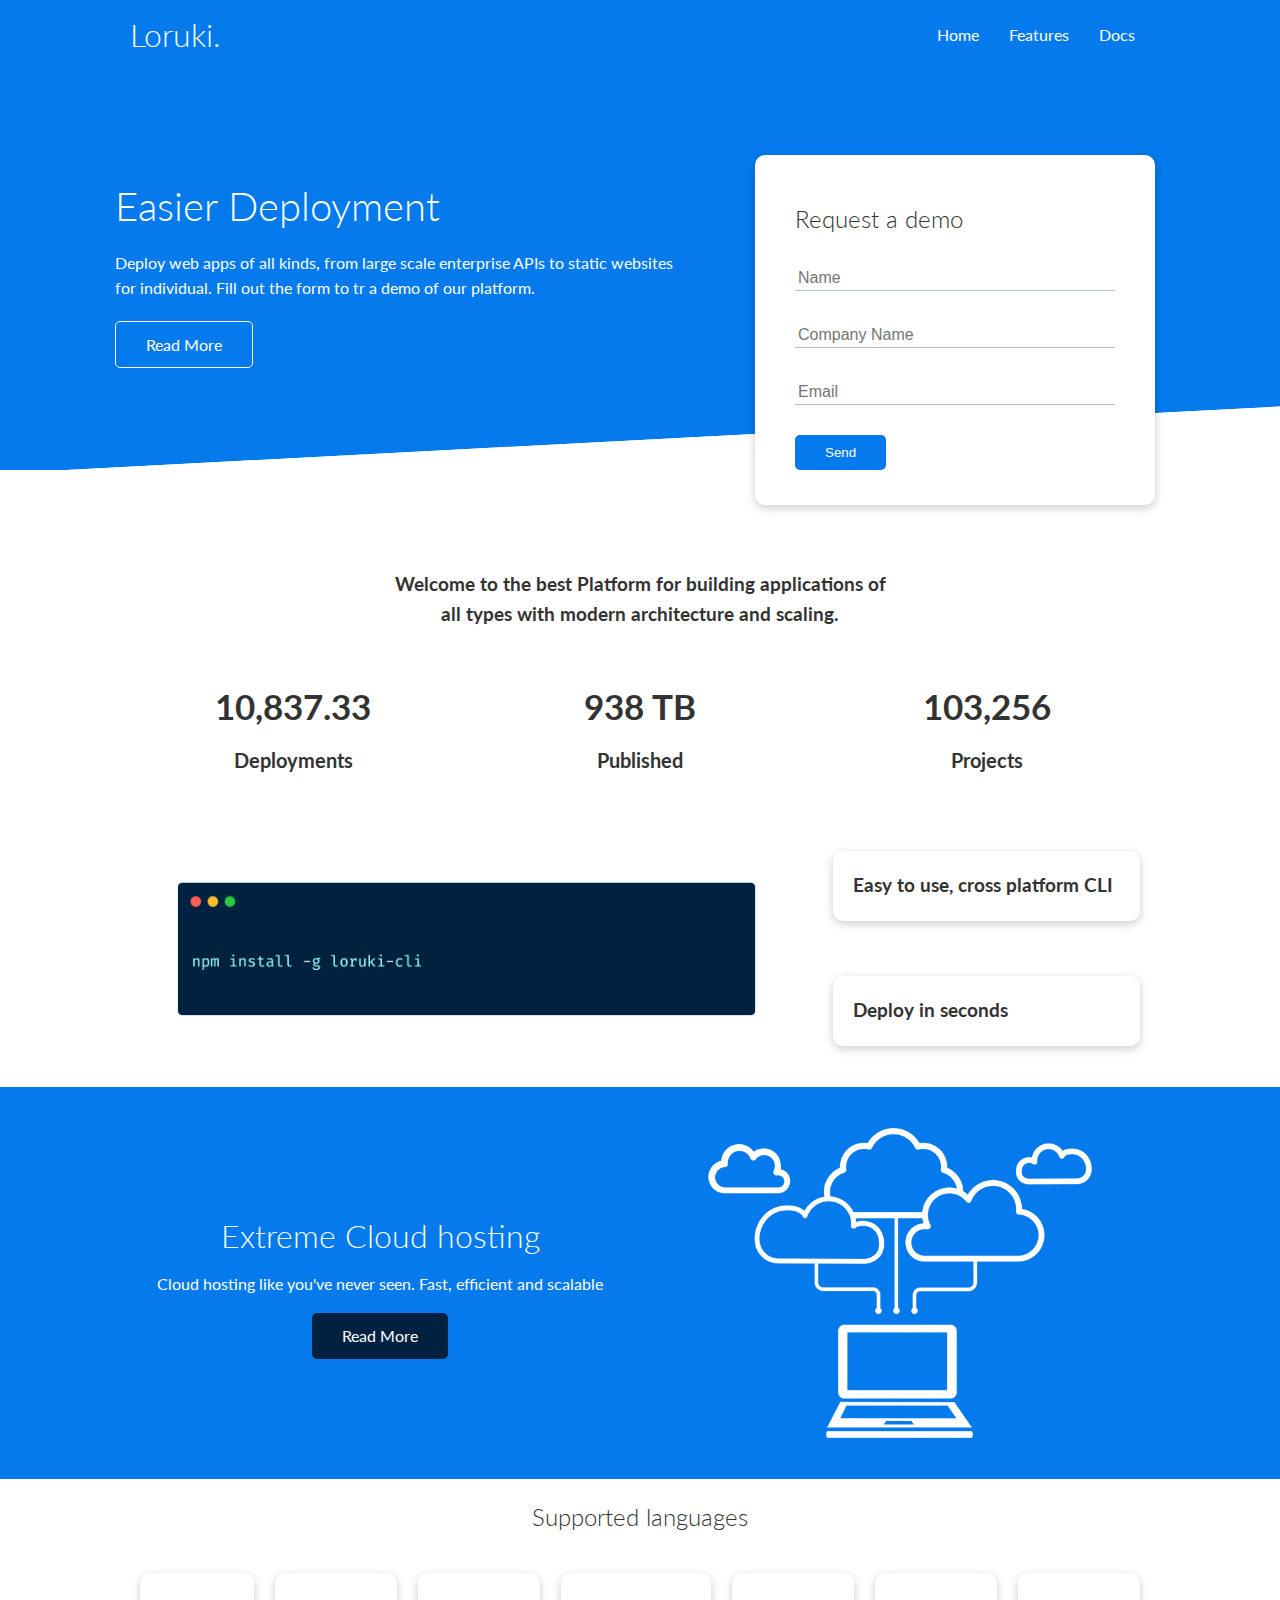
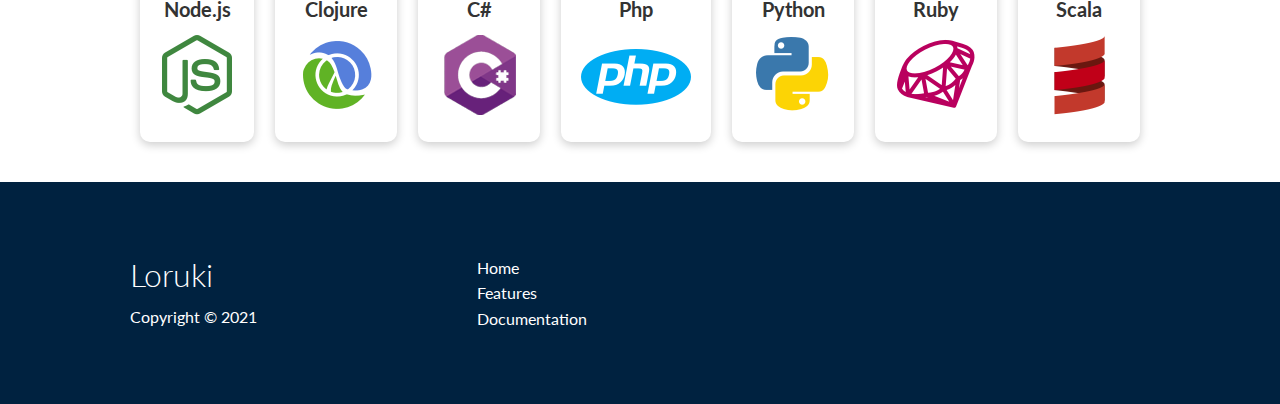
<file: index.html>
<!DOCTYPE html>
<html lang="en">
<head>
    <meta charset="UTF-8">
    <meta name="viewport" content="width=device-width, initial-scale=1.0">
    <meta http-equiv="X-UA-Compatible" content="ie=edge">
    <link rel="stylesheet" href="https://cdnjs.cloudflare.com/ajax/libs/font-awesome/5.15.3/css/all.min.css" integrity="sha512-iBBXm8fW90+nuLcSKlbmrPcLa0OT92xO1BIsZ+ywDWZCvqsWgccV3gFoRBv0z+8dLJgyAHIhR35VZc2oM/gI1w==" crossorigin="anonymous" referrerpolicy="no-referrer" />
    <link rel="stylesheet" href="css/utilities.css">
    <link rel="stylesheet" href="css/styles.css">
    <title>Loruki - Cloud Hosting For Everyone</title>
</head>
<body>
    <!--Navbar-->
    <div class="navbar">
        <div class="container flex">
            <h1 class="logo">Loruki.</h1>
            <nav>
                <ul>
                    <li><a href="index.html">Home</a></li>
                    <li><a href="features.html">Features</a></li>
                    <li><a href="docs.html">Docs</a></li>
                </ul>
            </nav>
        </div>
    </div>

    <!--Showcase-->
    <section class="showcase">
        <div class="container grid">
            <div class="showcase-text">
                <h1>Easier Deployment</h1>
                <p>Deploy web apps of all kinds, from large scale enterprise APIs to static websites for individual. Fill out the form to tr a demo of our platform.</p>
                <a href="features.html" class="btn btn-outline">Read More</a>
            </div>

            <div class="showcase-form card">
                <h2>Request a demo</h2>
                <form>
                    <div class="form-control">
                        <input type="text" name="name" placeholder="Name" required>
                    </div>
                    <div class="form-control">
                        <input type="text" name="company" placeholder="Company Name" required>
                    </div>
                    <div class="form-control">
                        <input type="email" name="email" placeholder="Email" required>
                    </div>
                    <input type="submit" value="Send" class="btn btn-primary">
                </form>
            </div>
        </div>
    </section>

    <!--Stats-->
    <section class="stats">
        <div class="container">
            <h3 class="stats-heading text-center my-1">
                Welcome to the best Platform for building applications of all types with modern architecture and scaling.
            </h3>

            <div class="grid grid-3 text-center my-4">
                <div>
                    <i class="fas fa-server fa-3x"></i>
                    <h3>10,837.33</h3>
                    <p class="text-secondary">Deployments</p>
                </div>
                <div>
                    <i class="fa fa-upload fa-3x"></i>
                    <h3>938 TB</h3>
                    <p class="text-secondary">Published</p>
                </div>
                <div>
                    <i class="fa fa-project-diagram fa-3x"></i>
                    <h3>103,256</h3>
                    <p class="text-secondary">Projects</p>
                </div>
            </div>
        </div>
    </section>

    <!--CLI-->

    <section class="cli">
        <div class="container grid">
            <img src="images/cli.png" alt="CLi">
            <div class="card">
                <h3>Easy to use, cross platform CLI</h3>
            </div>
            <div class="card">
                <h3>Deploy in seconds</h3>
            </div>
        </div>
    </section>

    <!--Cloud-->

    <section class="cloud bg-primary my-2 py-2">
        <div class="container grid">
            <div class="text-center">
                <h2 class="lg">Extreme Cloud hosting</h2>
                <p class="lead my-1">Cloud hosting like you've never seen. Fast, efficient and scalable</p>
                <a class="btn btn-dark" href="features.html">Read More</a>
            </div>
            <img src="images/cloud.png" alt="Cloud">
        </div>
    </section>

    <!--Languages-->

    <section class="languages">
        <h2 class="md text-center my-2">
            Supported languages
        </h2>
        <div class="container flex">
            <div class="card">
                <h4>Node.js</h4>
                <img src="logos/node.png" alt="Node">
            </div>
            <div class="card">
                <h4>Clojure</h4>
                <img src="logos/clojure.png" alt="Clojure">
            </div>
            <div class="card">
                <h4>C#</h4>
                <img src="logos/csharp.png" alt="Csharp">
            </div>
            <div class="card">
                <h4>Php</h4>
                <img src="logos/php.png" alt="Php">
            </div>
            <div class="card">
                <h4>Python</h4>
                <img src="logos/python.png" alt="Python">
            </div>
            <div class="card">
                <h4>Ruby</h4>
                <img src="logos/ruby.png" alt="Ruby">
            </div>
            <div class="card">
                <h4>Scala</h4>
                <img src="logos/scala.png" alt="scala">
            </div>
        </div>
    </section>

    <!--Footer Section-->

    <footer class="footer bg-dark py-5">
        <div class="container grid grid-3">
            <div>
                <h1>Loruki</h1>
                <p>Copyright &copy; 2021</p>
            </div>
            <nav>
                <ul>
                    <li><a href="index.html">Home</a></li>
                    <li><a href="features.html">Features</a></li>
                    <li><a href="docs.html">Documentation</a></li>
                </ul>
            </nav>
            <div class="social">
                <a href="#"><i class="fab fa-github fa-2x"></i></a>
                <a href="#"><i class="fab fa-facebook fa-2x"></i></a>
                <a href="#"><i class="fab fa-instagram fa-2x"></i></a>
                <a href="#"><i class="fab fa-twitter fa-2x"></i></a>
            </div>
        </div>
    </footer>


</body>
</html>
</file>
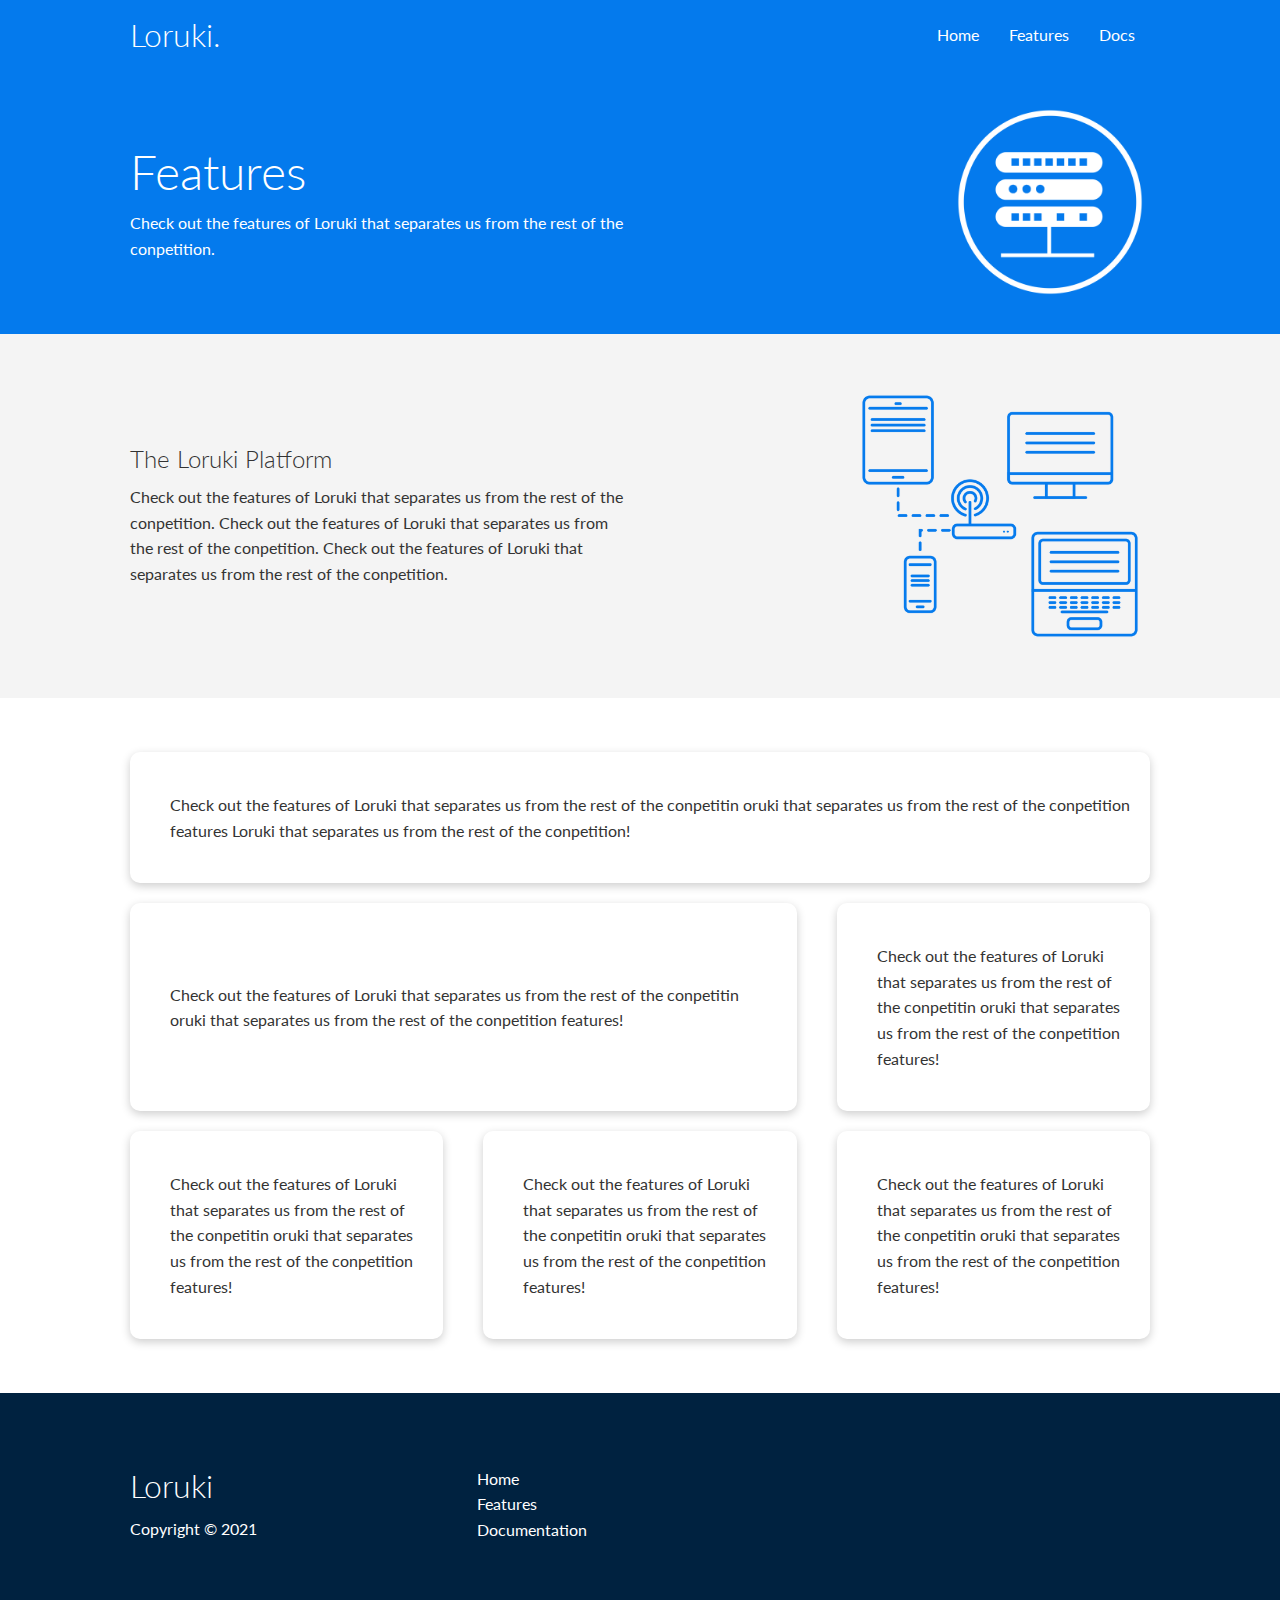
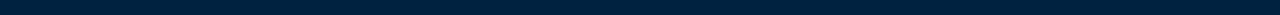
<file: features.html>
<!DOCTYPE html>
<html lang="en">
<head>
    <meta charset="UTF-8">
    <meta name="viewport" content="width=device-width, initial-scale=1.0">
    <meta http-equiv="X-UA-Compatible" content="ie=edge">
    <link rel="stylesheet" href="https://cdnjs.cloudflare.com/ajax/libs/font-awesome/5.15.3/css/all.min.css" integrity="sha512-iBBXm8fW90+nuLcSKlbmrPcLa0OT92xO1BIsZ+ywDWZCvqsWgccV3gFoRBv0z+8dLJgyAHIhR35VZc2oM/gI1w==" crossorigin="anonymous" referrerpolicy="no-referrer" />
    <link rel="stylesheet" href="css/utilities.css">
    <link rel="stylesheet" href="css/styles.css">
    <title>Loruki - Cloud Hosting For Everyone</title>
</head>
<body>
    <!--Navbar-->
    <div class="navbar">
        <div class="container flex">
            <h1 class="logo">Loruki.</h1>
            <nav>
                <ul>
                    <li><a href="index.html">Home</a></li>
                    <li><a href="features.html">Features</a></li>
                    <li><a href="docs.html">Docs</a></li>
                </ul>
            </nav>
        </div>
    </div>

    <!--Header-->
    <section class="features-head bg-primary py-3">
        <div class="container grid">
            <div>
                <h1 class="xl">Features</h1>
                <p class="lead">
                    Check out the features of Loruki that separates us from the rest of the conpetition.
                </p>
            </div>
            <img src="images/server.png" alt="server">
        </div>
    </section>

    <!--Subhead-->
    <section class="features-sub-head bg-light py-3">
        <div class="container grid">
            <div>
                <h1 class="md">The Loruki Platform</h1>
                <p>
                    Check out the features of Loruki that separates us from the rest of the conpetition. Check out the features of Loruki that separates us from the rest of the conpetition. Check out the features of Loruki that separates us from the rest of the conpetition.
                </p>
            </div>
            <img src="images/server2.png" alt="server2">
        </div>
    </section>

    <section class="features-main my-2">
        <div class="container grid grid-3">
            <div class="card flex">
                <i class="fas fa-server fa-3x"></i>
                <p>Check out the features of Loruki that separates us from the rest of the conpetitin oruki that separates us from the rest of the conpetition features Loruki that separates us from the rest of the conpetition!</p>
            </div>
            <div class="card flex">
                <i class="fas fa-upload fa-3x"></i>
                <p>Check out the features of Loruki that separates us from the rest of the conpetitin oruki that separates us from the rest of the conpetition features!</p>
            </div>
            <div class="card flex">
                <i class="fas fa-power fa-3x"></i>
                <p>Check out the features of Loruki that separates us from the rest of the conpetitin oruki that separates us from the rest of the conpetition features!</p>
            </div>
            <div class="card flex">
                <i class="fas fa-database fa-3x"></i>
                <p>Check out the features of Loruki that separates us from the rest of the conpetitin oruki that separates us from the rest of the conpetition features!</p>
            </div>
            <div class="card flex">
                <i class="fas fa-power-off fa-3x"></i>
                <p>Check out the features of Loruki that separates us from the rest of the conpetitin oruki that separates us from the rest of the conpetition features!</p>
            </div>
            <div class="card flex">
                <i class="fas fa-laptop-code fa-3x"></i>
                <p>Check out the features of Loruki that separates us from the rest of the conpetitin oruki that separates us from the rest of the conpetition features!</p>
            </div>
        </div>
    </section>

    <!--Footer Section-->

    <footer class="footer bg-dark py-5">
        <div class="container grid grid-3">
            <div>
                <h1>Loruki</h1>
                <p>Copyright &copy; 2021</p>
            </div>
            <nav>
                <ul>
                    <li><a href="index.html">Home</a></li>
                    <li><a href="features.html">Features</a></li>
                    <li><a href="docs.html">Documentation</a></li>
                </ul>
            </nav>
            <div class="social">
                <a href="#"><i class="fab fa-github fa-2x"></i></a>
                <a href="#"><i class="fab fa-facebook fa-2x"></i></a>
                <a href="#"><i class="fab fa-instagram fa-2x"></i></a>
                <a href="#"><i class="fab fa-twitter fa-2x"></i></a>
            </div>
        </div>
    </footer>


</body>
</html>
</file>
<file: css/utilities.css>
.container {
    max-width: 1100px;;
    margin: 0 auto;
    overflow: auto;
    padding: 0 40px;
}

.card {
    background-color: #fff;
    border-radius: 10px;
    box-shadow: 0 3px 10px rgba(0, 0, 0, 0.2);
    padding: 20px;
    margin: 10px;
    color: #333;
}

.btn {
    display: inline-block;
    padding: 10px 30px;
    border: none;
    cursor: pointer;
    background-color: var(--primary-color);
    color: #fff;
    border-radius: 5px;
}

.btn-outline {
    background-color: transparent;
    border: 1px #fff solid;
}

.btn:hover {
    transform: scale(0.98);
}

.text-center {
    text-align: center; 
}

/*Background & Colored Butttons*/

.bg-primary, .btn-primary {
    background: var(--primary-color);
    color: #fff;
}
.bg-secondary, .btn-secondary {
    background: var(--secondary-color);
    color: #fff;
}
.bg-dark, .btn-dark {
    background: var(--dark-color);
    color: #fff;
}
.bg-light, .btn-light {
    background: var(--light-color);
    color: #333;
}

.bg-primary a, .btn-primary a,
.bg-secondary a, .btn-secondary a,
.bg-dark a, .btn-dark a,
.bg-light a, .btn-light a {
    color: #fff;
}

/*Texts & Sizes*/

p .lead {
    font-size: 20px;
}

.sm {
    font-size: 1rem;
} 

.md {
    font-size: 1.5rem;
}

.lg {
    font-size: 2rem;
}

.xl {
    font-size: 3rem;
}



.flex {
    display: flex;
    justify-content: space-between;;
    align-items: center ;
    height: 100%;
}

.grid {
    display: grid;
    grid-template-columns: repeat(2, 1fr);
    gap: 20px;
    justify-content: center;
    align-items: center;
    height: 100%;
}


.grid-3 {
    grid-template-columns: repeat(3, 1fr);
}

/*Margin*/

.my-1 {
    margin: 1rem 0;
}

.my-2 {
    margin: 1.5rem 0;
}

.my-3 {
    margin: 2rem 0;
}

.my-4 {
    margin: 3rem 0;
}

.my-5 {
    margin: 4rem 0;
}


.m-1 {
    margin: 1rem;
}

.m-2 {
    margin: 1.5rem;
}

.m-3 {
    margin: 2rem;
}

.m-4 {
    margin: 3rem;
}

.m-5 {
    margin: 4rem;
}



/*Padding*/

.py-1 {
    padding: 1rem 0;
}

.py-2 {
    padding: 1.5rem 0;
}

.py-3 {
    padding: 2rem 0;
}

.py-4 {
    padding: 3rem 0;
}

.py-5 {
    padding: 4rem 0;
}


.p-1 {
    padding: 1rem;
}

.p-2 {
    padding: 1.5rem;
}

.p-3 {
    padding: 2rem;
}

.p-4 {
    padding: 3rem;
}

.p-5 {
    padding: 4rem;
}
</file>
<file: css/styles.css>
@import url('https://fonts.googleapis.com/css2?family=Lato:wght@300&display=swap');


:root {
    --primary-color: #047aed;
    --secondary-color: #1c3fa8;
    --dark-color: #002240;
    --light-color: #f4f4f4;
}

* {
    box-sizing: border-box;
    padding: 0;
    margin: 0;
}

body {
    font-family: 'Lato', sans-serif;
    color: #333;
    line-height: 1.6;
}

ul {
    list-style-type: none;
}

a {
    text-decoration: none;
    color: #333;
}

h1, h2 {
    font-weight: 300;
    line-height: 1.2;
    margin: 10px 0;
}

p {
    margin: 10px 0;
}

img {
    width: 100%;
}

.hidden {
    visibility: hidden;
    height: 0;
}

/*  Navbar */

.navbar {
    background-color: var(--primary-color);
    color: #fff;
    height: 70px;
}

.navbar .flex {
    justify-content: space-between;
}

.navbar ul {
    display: flex;
}

.navbar a {
    color: #fff;
    padding: 10px;
    margin: 0 5px;
}

.navbar a:hover {
    border-bottom: 2px #fff solid;
}

/*Showcase*/

.showcase {
    height: 400px;
    background-color: var(--primary-color);
    color: #fff;
    position: relative;
}

.showcase .grid {
    overflow: visible;
    grid-template-columns: 55% 45%;
    gap: 30px;
}


.showcase h1 {
    font-size: 40px;
}

.showcase p {
    margin: 20px 0;
}

.showcase .grid {
    grid-template-columns: 55% 45%;
}

.showcase-text {
    animation: slideInFromLeft 1s ease-in;
}

.showcase-form {
    position: relative;
    top: 60px;
    height: 350px;
    width: 400px;
    padding: 40px;
    z-index: 100;
    justify-self: flex-end;
    animation: slideInFromRight 1s ease-in;
}

.showcase-form .form-control {
    margin: 30px 0;
}

.showcase-form .form-control input[type='text'], .showcase-form .form-control input[type='email'] {
    border: 0;
    border-bottom: 1px solid #b4becb;
    width: 100%;
    padding: 3px;
    font-size: 1rem;
}

.showcase-form input:focus {
    outline: none;
}

.showcase::before,
.showcase::after {
    content: '';
    position: absolute;
    height: 100px;
    bottom: -70px;
    left: 0;
    right: 0;
    background: #fff;
    transform: skewY(-3deg);
    -webkit-transform: skewY(-3deg);
    -moz-transform: skewY(-3deg);
    -ms-transform: skewY(-3deg);
}

/*Stats*/
.stats {
    padding-top: 100px;
    animation: slideInFromBottom 1s ease-in;
}

.stats-heading {
    max-width: 500px;
    margin: auto;
}

.stats .grid h3 {
    font-size: 35px;
}

.stats .grid p {
    font-size: 20px;
    font-weight: bold;
}

/*CLI*/
.cli .grid {
    grid-template-columns: repeat(3, 1fr);
    grid-template-rows: repeat(2, 1fr)
}

.cli .grid > *:first-child {
    grid-column: 1 / span 2;
    grid-row: 1 / span 2;
}

/*Cloud*/
.cloud .grid {
    grid-template-columns: 4fr 4fr;
}


/*Languages*/
.languages .flex {
    flex-wrap: wrap;
}

.languages .card {
    text-align: center;
    margin: 18px 10px 40px;
    transition: transform 0.2s ease-in;
}

.languages .card h4 {
    font-size: 20px;
    margin-bottom: 10px;
}

.languages .card:hover {
    transform: translateY(-15px);
}

/*Features*/
.features-head img {
    width: 200px;
    justify-self: flex-end;
}

.features-sub-head img {
    width: 300px;
    justify-self: flex-end;
}

.features-main .card > i {
    margin-right: 20px;
}

.features-main .grid {
    padding: 30px;
}

.features-main .grid > *:first-child {
    grid-column: 1 / span 3;
}

.features-main .grid > *:nth-child(2) {
    grid-column: 1 / span 2;
}

/*Animations*/
@keyframes slideInFromLeft {
    0% {
        transform: translateX(-100%);
    }

    100% {
        transform: translateX(0);
    }
}

@keyframes slideInFromRight {
    0% {
        transform: translateX(100%);
    }

    100% {
        transform: translateX(0);
    }
}

@keyframes slideInFromTop {
    0% {
        transform: translateY(-100%)
    }

    100% {
        transform: translateX(0);
    }
}

@keyframes slideInFromBottom {
    0% {
        transform: translateY(100%)
    }

    100% {
        transform: translateX(0);
    }
}


/* Footer*/
.footer .social a {
    margin: 0 10px;
}

/* Tablets and under */
@media(max-width: 768px) {
    .grid,
    .showcase .grid,
    .stats .grid,
    .cli .grid,
    .cloud .grid,
    .features-main .grid 
    {
        grid-template-columns: 1fr;
        grid-template-rows: 1fr;
    }

    .showcase {
        height: auto;
    }

    .showcase-text {
        text-align: center;
        margin-top: 40px;
        animation: slideInFromTop 1s ease-in;
    }

    .showcase-form {
        justify-self: center;
        margin: auto;
        animation: slideInFromBottom 1s ease-in;
    }

    .cli .grid > *:first-child {
        grid-column: 1;
        grid-row: 1;
    }

    .features-head,
    .features-sub-head {
        text-align: center;
    }

    .features-head img,
    .features-sub-head img {
        justify-self: center;
    }

    .features-main .grid > *:first-child,
    .features-main .grid > *:nth-child(2) {
        grid-column: 1;
    }

}
   

/* Mobile */
@media(max-width:500px) {
    .navbar {
        height: 110px;
    }

    .navbar .flex {
        flex-direction: column;
    }

    .navbar ul {
        padding: 10px;
        background-color: rgba(0, 0, 0, 0.1);

    }

}
</file>
